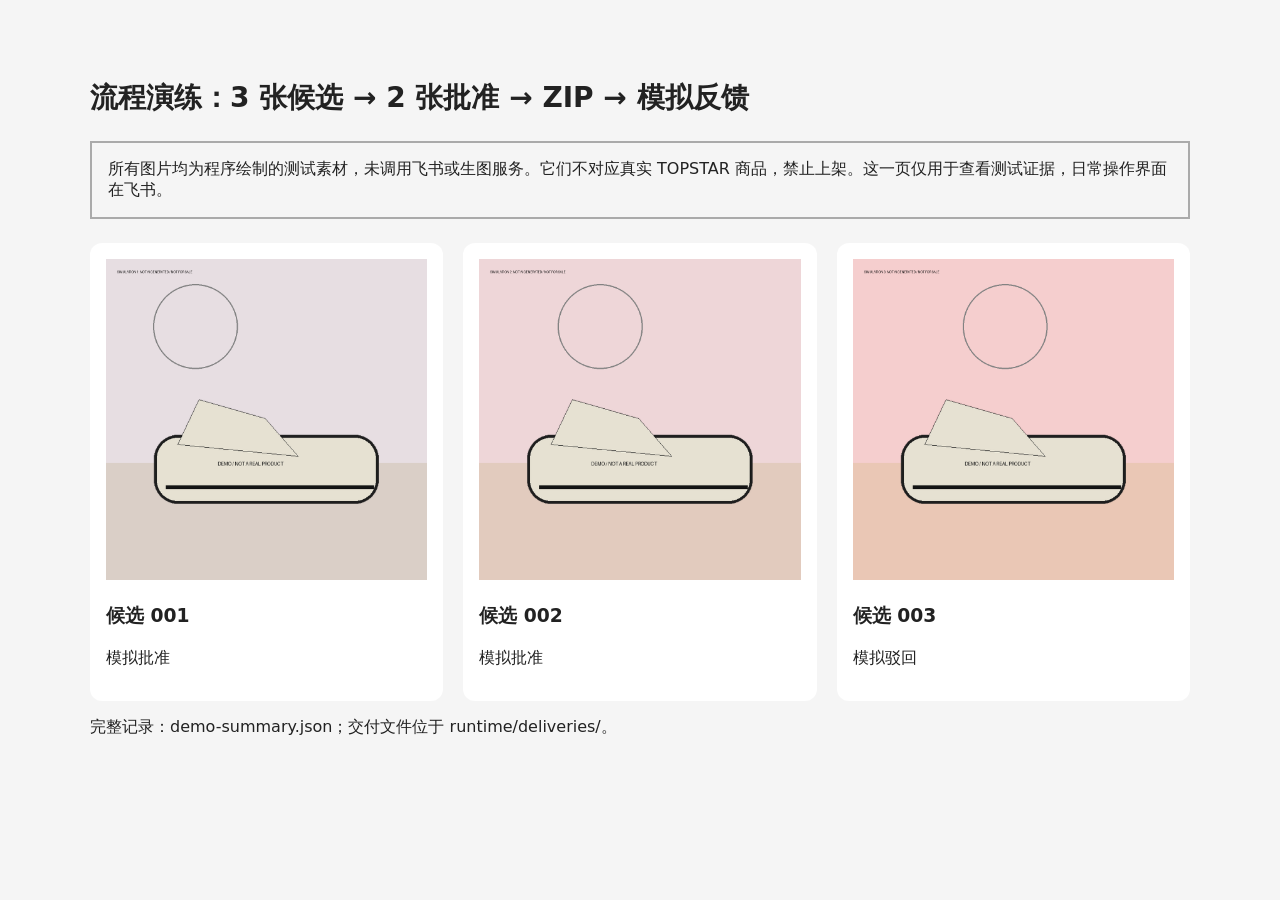
<file: examples/offline-demo/index.html>
<!doctype html><html lang="zh-CN"><meta charset="utf-8"><meta name="viewport" content="width=device-width,initial-scale=1">
<title>离线流程演练结果</title><style>body{font:16px system-ui;max-width:1100px;margin:40px auto;padding:20px;background:#f5f5f5;color:#222}h1{font-size:28px}main{display:grid;grid-template-columns:repeat(auto-fit,minmax(250px,1fr));gap:20px}article{background:white;padding:16px;border-radius:12px}img{width:100%}.note{padding:16px;border:2px solid #aaa;margin:24px 0}</style>
<h1>流程演练：3 张候选 → 2 张批准 → ZIP → 模拟反馈</h1><p class="note">所有图片均为程序绘制的测试素材，未调用飞书或生图服务。它们不对应真实 TOPSTAR 商品，禁止上架。这一页仅用于查看测试证据，日常操作界面在飞书。</p><main><article><img src="runtime/runs/run_0cfa3b784c2933752253/final/001.png" alt="模拟候选 001"><h3>候选 001</h3><p>模拟批准</p></article><article><img src="runtime/runs/run_0cfa3b784c2933752253/final/002.png" alt="模拟候选 002"><h3>候选 002</h3><p>模拟批准</p></article><article><img src="runtime/runs/run_0cfa3b784c2933752253/final/003.png" alt="模拟候选 003"><h3>候选 003</h3><p>模拟驳回</p></article></main><p>完整记录：demo-summary.json；交付文件位于 runtime/deliveries/。</p></html>
</file>
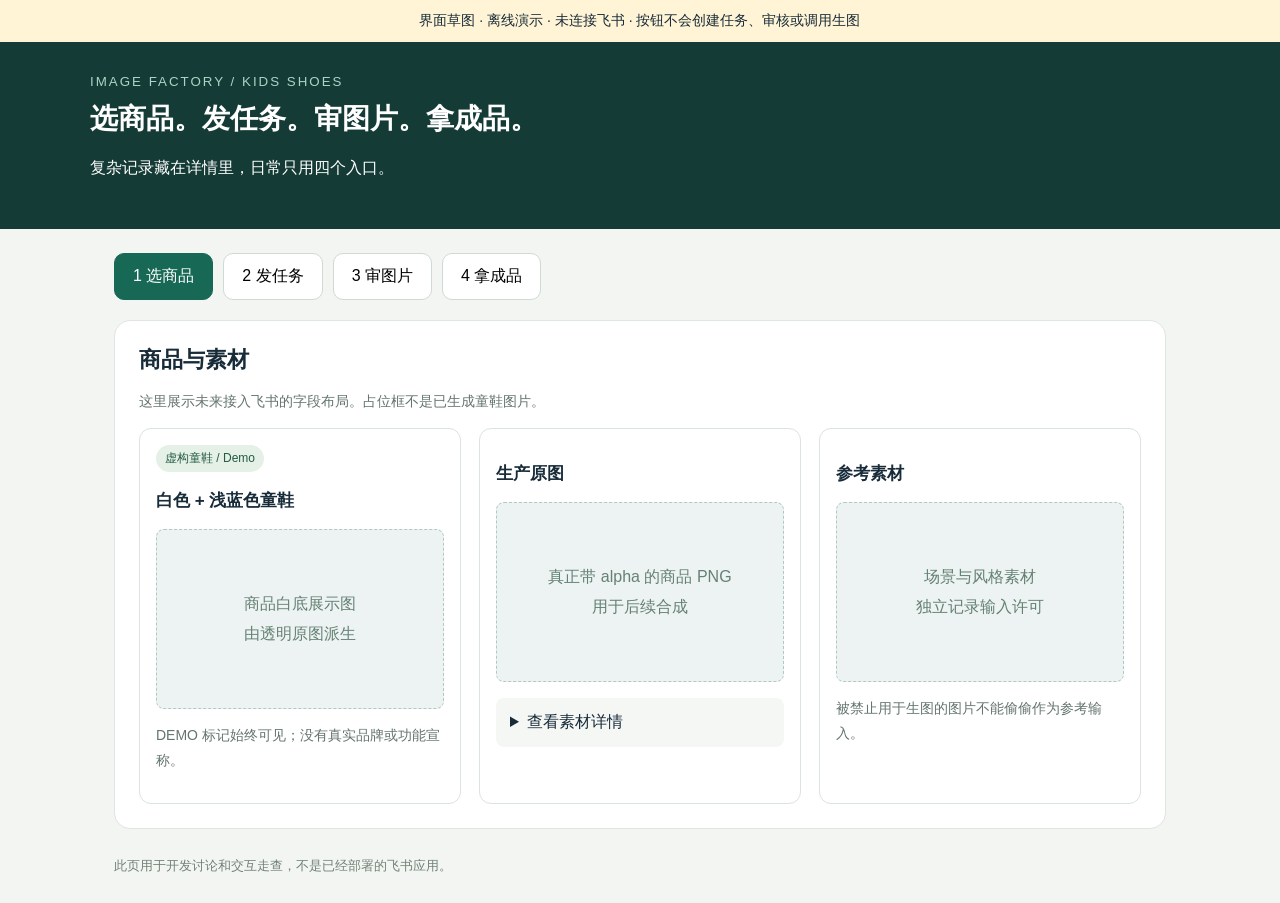
<file: Image-Factory-Build-Kit-v3/examples/ui-preview.html>
<!doctype html>
<html lang="zh-CN"><head><meta charset="utf-8"><meta name="viewport" content="width=device-width,initial-scale=1"><title>童鞋图片工厂 · 界面草图</title>
<style>
:root{font-family:-apple-system,BlinkMacSystemFont,"PingFang SC","Microsoft YaHei",sans-serif;color:#172b39;background:#f3f5f3}*{box-sizing:border-box}body{margin:0}header{padding:30px max(24px,calc((100vw - 1100px)/2));background:#153b36;color:white}header small{letter-spacing:2px;color:#abd4c8}h1{font-size:28px;margin:10px 0}p{line-height:1.8}.notice{background:#fff4d5;padding:12px 24px;text-align:center;font-size:14px}main{max-width:1100px;margin:24px auto;padding:0 24px}nav{display:flex;gap:10px;flex-wrap:wrap}button{font:inherit;border:1px solid #cfdad4;background:white;border-radius:10px;padding:12px 18px;cursor:pointer}button.active,.primary{background:#176956;color:white;border-color:#176956}.panel{display:none}.panel.active{display:block}.box{padding:24px;background:white;border:1px solid #dfe5e0;border-radius:16px;margin-top:20px}.grid{display:grid;grid-template-columns:repeat(3,1fr);gap:18px}h2{font-size:22px;margin:0 0 12px}h3{font-size:17px}.muted{color:#64746e;font-size:14px}label{display:block;margin:14px 0}input,select,textarea{font:inherit;width:100%;border:1px solid #cedbd3;border-radius:8px;padding:11px;background:#fbfcfa}textarea{min-height:80px}.card{border:1px solid #dce4de;border-radius:12px;padding:16px}.placeholder{min-height:180px;display:flex;align-items:center;justify-content:center;background:#edf2f2;color:#648274;border:1px dashed #b3c9c0;border-radius:8px;text-align:center;line-height:1.9}.pill{display:inline-block;font-size:12px;padding:5px 9px;border-radius:20px;background:#e5f0e7;color:#245b43}.actions{display:flex;gap:8px;margin-top:14px}details{padding:14px;background:#f5f7f5;border-radius:8px;margin-top:16px}summary{cursor:pointer}code{font-size:12px;word-break:break-all}footer{margin:28px 0;color:#718276;font-size:13px}#toast{margin-top:14px;font-size:14px;color:#8b5d19}@media(max-width:750px){.grid{grid-template-columns:1fr}header{padding:24px}}
</style></head><body>
<div class="notice">界面草图 · 离线演示 · 未连接飞书 · 按钮不会创建任务、审核或调用生图</div>
<header><small>IMAGE FACTORY / KIDS SHOES</small><h1>选商品。发任务。审图片。拿成品。</h1><p>复杂记录藏在详情里，日常只用四个入口。</p></header>
<main><nav aria-label="主导航"><button class="active" data-tab="source">1 选商品</button><button data-tab="task">2 发任务</button><button data-tab="review">3 审图片</button><button data-tab="delivery">4 拿成品</button></nav>
<section id="source" class="panel active"><div class="box"><h2>商品与素材</h2><p class="muted">这里展示未来接入飞书的字段布局。占位框不是已生成童鞋图片。</p><div class="grid"><div class="card"><span class="pill">虚构童鞋 / Demo</span><h3>白色 + 浅蓝色童鞋</h3><div class="placeholder">商品白底展示图<br>由透明原图派生</div><p class="muted">DEMO 标记始终可见；没有真实品牌或功能宣称。</p></div><div class="card"><h3>生产原图</h3><div class="placeholder">真正带 alpha 的商品 PNG<br>用于后续合成</div><details><summary>查看素材详情</summary><p>来源、版本、文件指纹、允许用途、派生关系。</p></details></div><div class="card"><h3>参考素材</h3><div class="placeholder">场景与风格素材<br>独立记录输入许可</div><p class="muted">被禁止用于生图的图片不能偷偷作为参考输入。</p></div></div></div></section>
<section id="task" class="panel"><div class="box"><h2>这次想做什么图？</h2><div class="grid"><label>商品<select><option>虚构童鞋 Demo</option></select></label><label>图片用途<select><option>场景广告图</option><option>简洁商品展示</option></select></label><label>候选数量<input type="number" value="3" min="1" max="3"></label></div><label>场景<select><option>户外 / 室内 / 棚拍，各一个方向</option></select></label><details><summary>高级设置：Prompt 组件与步骤</summary><p>这里配置视觉要求和固定流程；执行状态、恢复与预算仍由独立运行器负责。</p><label>风格组件<textarea>明亮、低饱和、真实商业摄影。左上方柔和主光，商品为主体。无文字、价格或认证。</textarea></label><p>Workflow：童鞋背景合成 v1。提交后快照冻结，编辑模板不会改变已提交任务。</p></details><div class="actions"><button class="primary" onclick="note('仅界面演示。真实提交应由飞书写入任务意图，Runtime 接单。')">提交任务</button></div><p class="muted">运行器在线才会处理任务，关闭开发聊天不会删除任务。</p></div></section>
<section id="review" class="panel"><div class="box"><h2>看三张图，做三个决定</h2><p>Demo 审核只确认画面适合演示及仅限演示用途，不要求虚构真实商品与品牌合规。</p><div class="grid">
<div class="card"><h3>A · 户外</h3><div class="placeholder">候选 A 大图位置</div><div class="actions"><button onclick="note('演示按钮：实际批准要由飞书中的真实审核人操作。')">通过</button><button onclick="note('演示按钮：真实退回应记录原因与当前图片版本。')">退回</button></div></div>
<div class="card"><h3>B · 室内</h3><div class="placeholder">候选 B 大图位置</div><div class="actions"><button onclick="note('演示按钮，不会保存审批。')">通过</button><button onclick="note('演示按钮，不会保存审批。')">退回</button></div></div>
<div class="card"><h3>C · 棚拍</h3><div class="placeholder">候选 C 大图位置</div><div class="actions"><button onclick="note('演示按钮，不会保存审批。')">通过</button><button onclick="note('演示按钮，不会保存审批。')">退回</button></div></div></div><details><summary>审核为什么可追溯？</summary><p>审核人、范围、结论、原因、版本和图片指纹绑定。改图或撤销后，旧批准失效。</p></details></div></section>
<section id="delivery" class="panel"><div class="box"><h2>批准多少张，就交付多少张</h2><p>正式界面显示任务、批准图片清单、ZIP、交付状态。未审核和驳回图片不进入交付。</p><button onclick="note('草图没有真实 ZIP；开发验收须提供飞书附件往返核验后的交付包。')">查看交付包（占位）</button><details><summary>查看生产与数据详情</summary><p>商品源 → Prompt 组件版本 → 实际调用证据 → 合成参数 → 审核 → 交付 → 使用记录 → 指标来源。</p><p>Demo 指标明确标注模拟，正式经营统计默认排除。费用未知时显示未知。</p></details></div></section>
<div id="toast" role="status" aria-live="polite"></div><footer>此页用于开发讨论和交互走查，不是已经部署的飞书应用。</footer></main>
<script>document.querySelectorAll('[data-tab]').forEach(b=>b.addEventListener('click',()=>{document.querySelectorAll('[data-tab]').forEach(x=>x.classList.toggle('active',x===b));document.querySelectorAll('.panel').forEach(x=>x.classList.toggle('active',x.id===b.dataset.tab));document.getElementById('toast').textContent='';}));function note(t){document.getElementById('toast').textContent=t;}</script>
</body></html>
</file>
